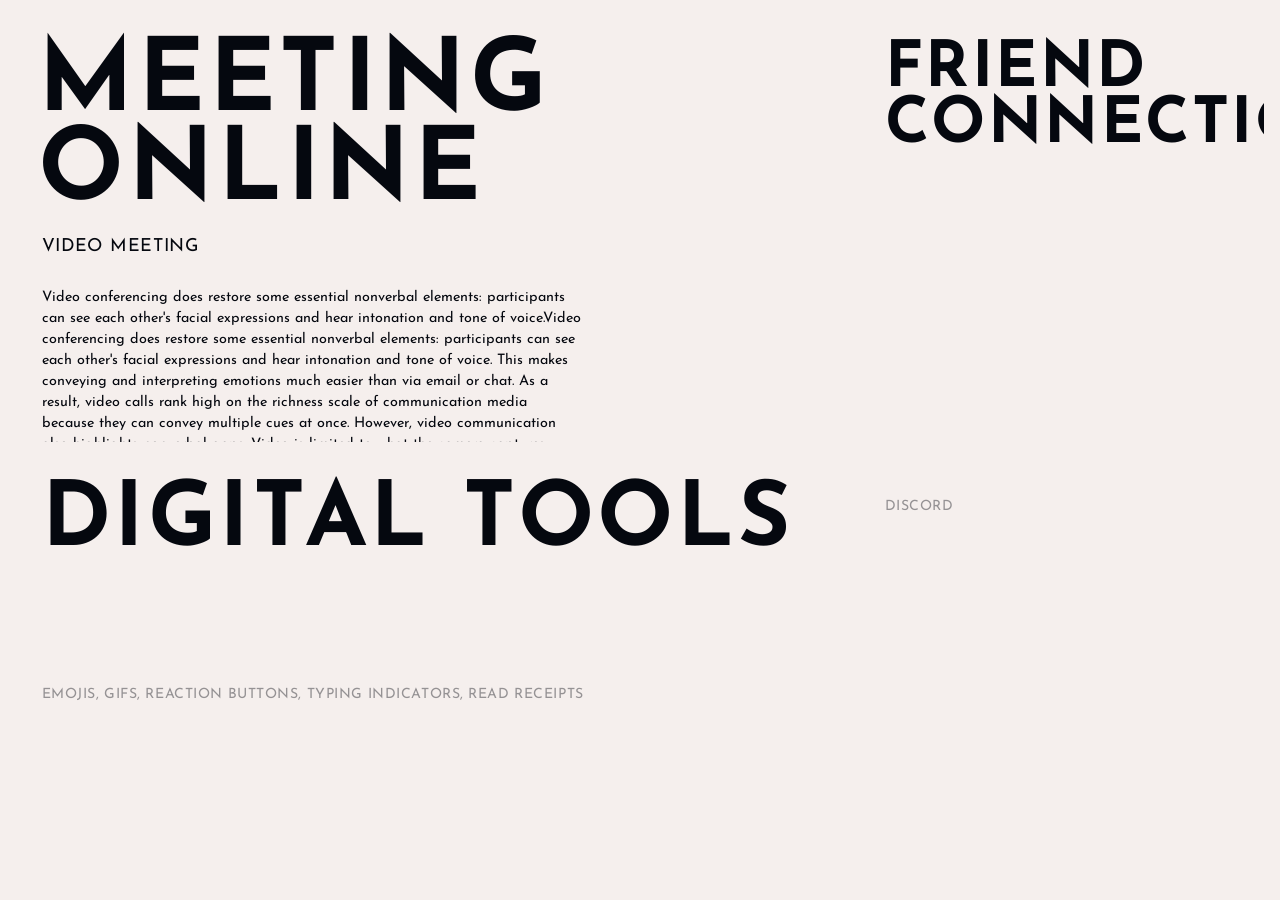
<file: ALMOST THERE/index.html>
<!DOCTYPE html>
<html lang="en">
  <head>
    <meta charset="UTF-8" />
    <meta name="viewport" content="width=device-width, initial-scale=1.0" />
    <title>Weight-Driven Adaptive Layout</title>
    <link rel="preconnect" href="https://fonts.googleapis.com" />
    <link rel="preconnect" href="https://fonts.gstatic.com" crossorigin />
    <link
      href="https://fonts.googleapis.com/css2?family=Josefin+Sans:wght@400;700&display=swap"
      rel="stylesheet"
    />
    <link rel="stylesheet" href="styles.css" />
  </head>
  <body>
    <main class="layout" aria-label="Adaptive communication layout">
      <section class="panel active" data-panel="0">
        <div class="panel-header">
          <h1 class="main-title">
            <button class="title-trigger" type="button">Meeting Online</button>
          </h1>
        </div>
        <div class="panel-body">
          <p class="subtitle">Video Meeting</p>
          <div class="detail">
            <p>
              Video conferencing does restore some essential nonverbal elements: participants can see each other's
              facial expressions and hear intonation and tone of voice.Video conferencing does restore some essential
              nonverbal elements: participants can see each other's facial expressions and hear intonation and tone of
              voice. This makes conveying and interpreting emotions much easier than via email or chat. As a result,
              video calls rank high on the richness scale of communication media because they can convey multiple cues
              at once. However, video communication also highlights nonverbal gaps. Video is limited to what the camera
              captures — usually the head and shoulders. Important information such as full body posture and
              interpersonal distance is lost. Due to the position of the camera, direct eye contact is impossible: a
              person's gaze cannot be focused on the screen and the camera simultaneously, so it always appears to
              drift away from the other person. In group videoconferencing, peripheral attention has nowhere to go
              across a grid of small rectangles. Additionally, latency turns immediacy into a random signal,
              disrupting the natural rhythm of reaction. For participants, the effort required to read and send
              nonverbal signals creates fatigue — video communication demands constant concentration in ways that a
              shared physical room does not.
            </p>
          </div>
        </div>
      </section>

      <section class="panel" data-panel="1">
        <div class="panel-header">
          <h2 class="main-title">
            <button class="title-trigger" type="button">Friend Connection</button>
          </h2>
        </div>
        <div class="panel-body">
          <p class="subtitle">Discord</p>
          <div class="detail">
            <p>
              In Discord, people don't just stay in the channel and communicate, or in this case, communication exists
              as a medium, where friends can watch movies and enjoy music together, or go on adventures in virtual bars
              or deep sea and high skies in games.
            </p>
            <p>
              Communication also becomes a medium for friends to watch movies and enjoy music together, or to go
              exploring in a virtual bar or deep sea skies in a game to increase interaction. However, these avatars are
              often unable to accurately convey real emotions and are often based on another medium, which can change
              moods for better or worse.
            </p>
            <p>
              All of this distances people from each other and makes friends more like teammates than close friends.
            </p>
          </div>
        </div>
      </section>

      <section class="panel" data-panel="2">
        <div class="panel-header">
          <h2 class="main-title">
            <button class="title-trigger" type="button">Digital Tools</button>
          </h2>
        </div>
        <div class="panel-body">
          <p class="subtitle">Emojis, GIFs, Reaction Buttons, Typing Indicators, Read Receipts</p>
          <div class="detail">
            <p>
              Emojis function as digital facial expressions. GIFs simulate gestures or tone. Typing dots signal
              anticipation. Read receipts confirm acknowledgment.
            </p>
            <p>
              These elements attempt to replicate social presence. They provide micro-signals that suggest I am here.
            </p>
            <p>But they remain abstractions.</p>
          </div>
        </div>
      </section>
    </main>

    <script src="app.js"></script>
  </body>
</html>
</file>
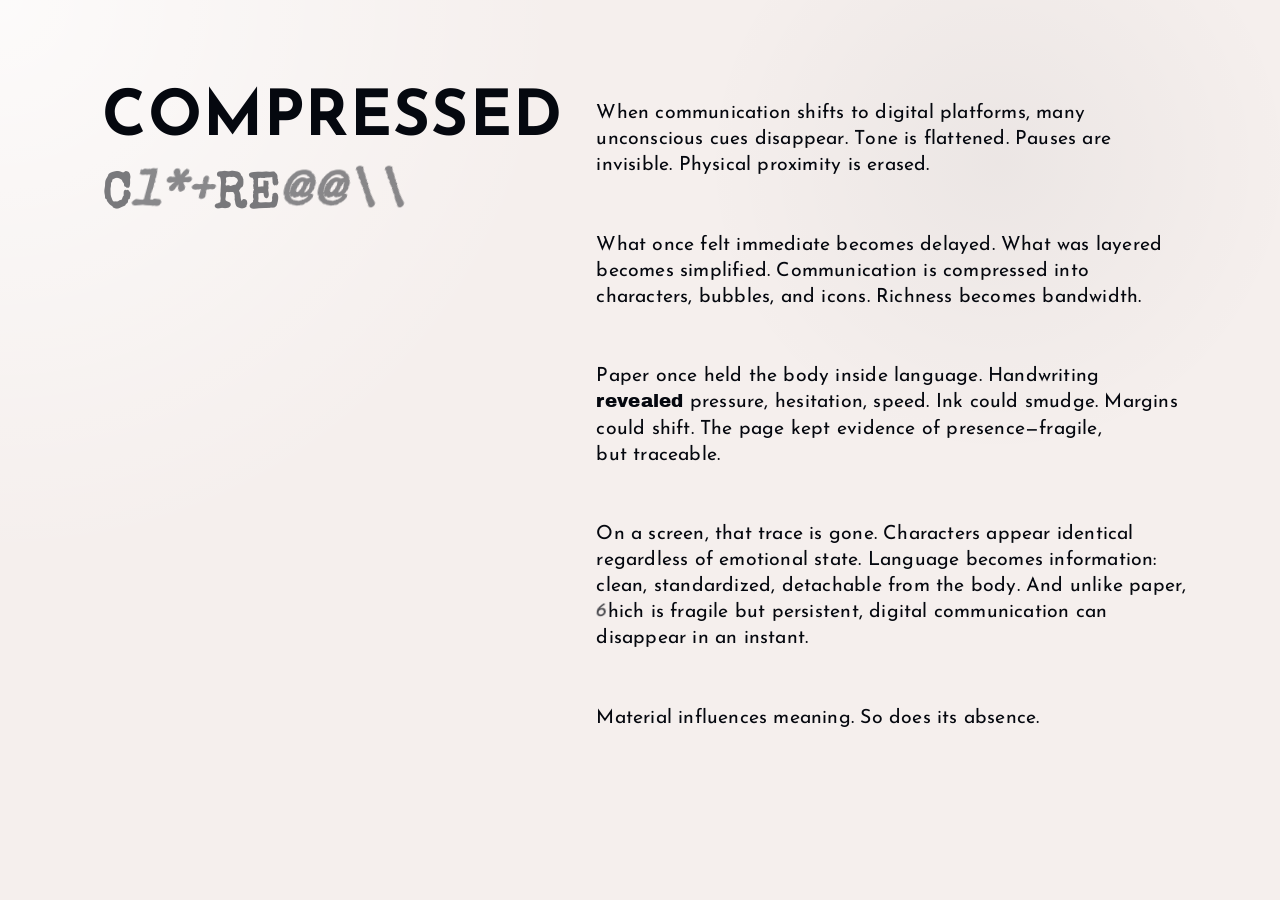
<file: COMPRESSED/index.html>
<!doctype html>
<html lang="en">
<head>
	<meta charset="UTF-8" />
	<meta name="viewport" content="width=device-width, initial-scale=1.0" />
	<title>COMPRESSED</title>
	<link rel="preconnect" href="https://fonts.googleapis.com" />
	<link rel="preconnect" href="https://fonts.gstatic.com" crossorigin />
	<link
		href="https://fonts.googleapis.com/css2?family=Archivo+Black&family=Josefin+Sans:wght@400;700&family=Special+Elite&display=swap"
		rel="stylesheet"
	/>
	<link rel="stylesheet" href="styles.css" />
</head>
<body>
	<main class="content">
		<section class="section--hero" id="section-1">
			<header class="hero__meta">
				<h1 class="main-title">COMPRESSED</h1>
				<p class="subtitle subtitle--glitch" id="glitch-subtitle">COMPRESSED</p>
			</header>

			<article class="essay" id="text-display" aria-label="Essay Text">
				<p class="body-text text-block">When communication shifts to digital platforms, many unconscious cues disappear. Tone is flattened. Pauses are invisible. Physical proximity is erased.</p>
				<p class="body-text text-block">What once felt immediate becomes delayed. What was layered becomes simplified. Communication is compressed into characters, bubbles, and icons. Richness becomes bandwidth.</p>
				<p class="body-text text-block">Paper once held the body inside language. Handwriting revealed pressure, hesitation, speed. Ink could smudge. Margins could shift. The page kept evidence of presence&#8212;fragile, but traceable.</p>
				<p class="body-text text-block">On a screen, that trace is gone. Characters appear identical regardless of emotional state. Language becomes information: clean, standardized, detachable from the body. And unlike paper, which is fragile but persistent, digital communication can disappear in an instant.</p>
				<p class="body-text text-block">Material influences meaning. So does its absence.</p>
			</article>
		</section>
	</main>
	<script src="effects.js" defer></script>
</body>
</html>
</file>
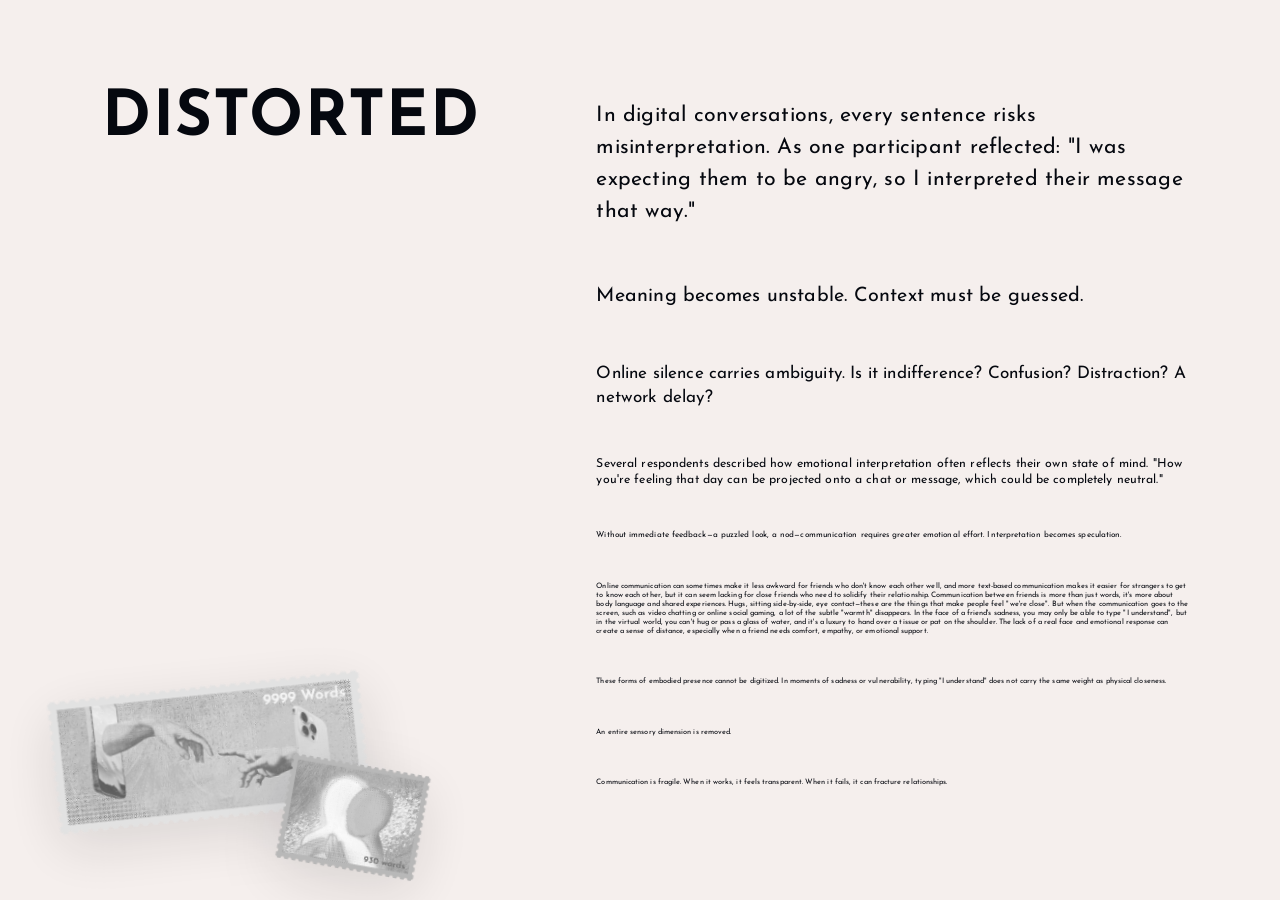
<file: DISTORTED/index.html>
<!doctype html>
<html lang="en">
<head>
	<meta charset="UTF-8" />
	<meta name="viewport" content="width=device-width, initial-scale=1.0" />
	<title>DISTORTED</title>
	<link rel="preconnect" href="https://fonts.googleapis.com" />
	<link rel="preconnect" href="https://fonts.gstatic.com" crossorigin />
	<link
		href="https://fonts.googleapis.com/css2?family=Josefin+Sans:wght@400;700&display=swap"
		rel="stylesheet"
	/>
	<link rel="stylesheet" href="styles.css" />
</head>
<body>
	<div class="stamp-cluster" aria-hidden="true">
		<img class="stamp stamp--03" src="STAMP-03.png" alt="" />
		<img class="stamp stamp--11" src="STAMP-11.png" alt="" />
	</div>

	<main class="content">
		<section class="section--hero" id="section-1">
			<header class="hero__meta">
				<h1 class="main-title">DISTORTED</h1>
			</header>

			<article class="essay" id="text-display" aria-label="Essay Text">
				<p class="body-text text-block">In digital conversations, every sentence risks misinterpretation. As one participant reflected: "I was expecting them to be angry, so I interpreted their message that way."</p>
				<p class="body-text text-block">Meaning becomes unstable. Context must be guessed.</p>
				<p class="body-text text-block">Online silence carries ambiguity. Is it indifference? Confusion? Distraction? A network delay?</p>
				<p class="body-text text-block">Several respondents described how emotional interpretation often reflects their own state of mind. "How you're feeling that day can be projected onto a chat or message, which could be completely neutral."</p>
				<p class="body-text text-block">Without immediate feedback&mdash;a puzzled look, a nod&mdash;communication requires greater emotional effort. Interpretation becomes speculation.</p>
				<p class="body-text text-block">Online communication can sometimes make it less awkward for friends who don't know each other well, and more text-based communication makes it easier for strangers to get to know each other, but it can seem lacking for close friends who need to solidify their relationship. Communication between friends is more than just words, it's more about body language and shared experiences. Hugs, sitting side-by-side, eye contact&mdash;these are the things that make people feel "we're close". But when the communication goes to the screen, such as video chatting or online social gaming, a lot of the subtle "warmth" disappears. In the face of a friend's sadness, you may only be able to type "I understand", but in the virtual world, you can't hug or pass a glass of water, and it's a luxury to hand over a tissue or pat on the shoulder. The lack of a real face and emotional response can create a sense of distance, especially when a friend needs comfort, empathy, or emotional support.</p>
				<p class="body-text text-block">These forms of embodied presence cannot be digitized. In moments of sadness or vulnerability, typing "I understand" does not carry the same weight as physical closeness.</p>
				<p class="body-text text-block">An entire sensory dimension is removed.</p>
				<p class="body-text text-block">Communication is fragile. When it works, it feels transparent. When it fails, it can fracture relationships.</p>
			</article>
		</section>
	</main>

	<script>
		document.addEventListener("DOMContentLoaded", () => {
			const essay = document.getElementById("text-display");
			const paragraphs = Array.from(document.querySelectorAll(".essay .text-block"));

			const clamp = (value, min, max) => Math.min(max, Math.max(min, value));
			const smoothstep = (value) => value * value * (3 - 2 * value);
			let isTicking = false;
			let focusCenter = null;

			const getParagraphCenters = () => {
				const scrollTop = window.scrollY || window.pageYOffset || 0;
				return paragraphs.map((paragraph) => {
					const rect = paragraph.getBoundingClientRect();
					return scrollTop + rect.top + rect.height / 2;
				});
			};

			const updateParagraphScale = () => {
				isTicking = false;

				const viewportHeight = window.innerHeight || document.documentElement.clientHeight;
				const paragraphCenters = getParagraphCenters();
				const targetCenter = focusCenter ?? paragraphCenters[0] ?? 0;
				const shrinkRange = viewportHeight * 0.72;

				paragraphs.forEach((paragraph, index) => {
					const distance = Math.abs(paragraphCenters[index] - targetCenter);
					const progress = clamp(distance / shrinkRange, 0, 1);
					const easedProgress = smoothstep(progress);
					const scale = 1 - easedProgress * 0.65;
					const leading = 1.5 - easedProgress * 0.3;
					paragraph.style.setProperty("--paragraph-scale", scale.toFixed(3));
					paragraph.style.setProperty("--paragraph-leading", leading.toFixed(3));
				});
			};

			const requestParagraphScaleUpdate = () => {
				if (isTicking) {
					return;
				}

				isTicking = true;
				window.requestAnimationFrame(updateParagraphScale);
			};

			const setFocusFromClientY = (clientY) => {
				const scrollTop = window.scrollY || window.pageYOffset || 0;
				focusCenter = scrollTop + clientY;
				requestParagraphScaleUpdate();
			};

			if (essay) {
				essay.addEventListener("mousemove", (event) => {
					setFocusFromClientY(event.clientY);
				});

				essay.addEventListener("click", (event) => {
					setFocusFromClientY(event.clientY);
				});

				essay.addEventListener(
					"touchstart",
					(event) => {
						const touch = event.touches[0];
						if (touch) {
							setFocusFromClientY(touch.clientY);
						}
					},
					{ passive: true }
				);

				essay.addEventListener(
					"touchmove",
					(event) => {
						const touch = event.touches[0];
						if (touch) {
							setFocusFromClientY(touch.clientY);
						}
					},
					{ passive: true }
				);
			}

			updateParagraphScale();
			window.addEventListener("resize", requestParagraphScaleUpdate);
		});
	</script>
</body>
</html>
</file>
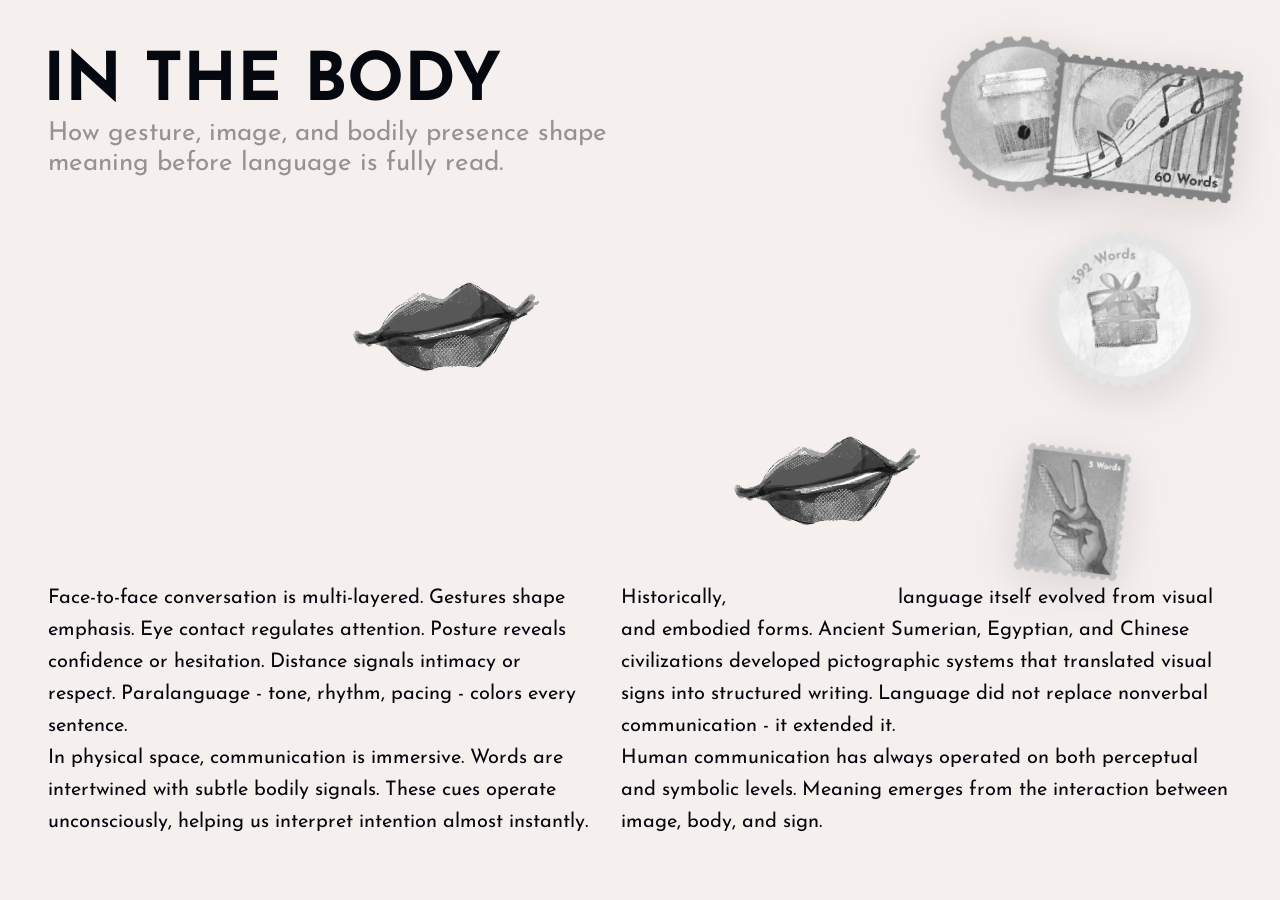
<file: IN THE BODY/index.html>
<!DOCTYPE html>
<html lang="en">
<head>
<meta charset="UTF-8">
<meta name="viewport" content="width=device-width, initial-scale=1.0">
<title>IN THE BODY</title>
<link rel="preconnect" href="https://fonts.googleapis.com">
<link href="https://fonts.googleapis.com/css2?family=Josefin+Sans:ital,wght@0,300;0,400;0,500;0,700;1,400;1,700&display=swap" rel="stylesheet">
<style>
  *, *::before, *::after { box-sizing: border-box; margin: 0; padding: 0; }

  :root {
    --bg: #f5efed;
    --ink: #05080f;
    --accent: #c8401a;
    --muted: rgba(5, 8, 15, 0.4);
  }

  html, body {
    width: 100%; height: 100%;
    background: var(--bg);
    color: var(--ink);
    font-family: 'Josefin Sans', sans-serif;
    overflow: hidden;
    user-select: none;
  }

  #canvas {
    position: fixed;
    inset: 0;
    width: 100%;
    height: 100%;
    cursor: default;
  }

  .orb-media {
    position: fixed;
    width: 264px;
    height: 264px;
    object-fit: cover;
    pointer-events: none;
    user-select: none;
    transform: translate(-50%, -50%);
  }

  .stamp-rack {
    position: fixed;
    top: 24px;
    right: 22px;
    width: 500px;
    height: 590px;
    z-index: 2;
    pointer-events: none;
  }

  .stamp-rack img {
    position: absolute;
    display: block;
    width: auto;
    object-fit: contain;
    filter: drop-shadow(0 10px 22px rgba(5, 8, 15, 0.12));
    transform-origin: center;
    opacity: 1;
  }

  .stamp-rack img:nth-child(1) {
    top: 0;
    right: 150px;
    height: 180px;
    z-index: 2;
    transform: rotate(-8deg);
  }

  .stamp-rack img:nth-child(2) {
    top: 22px;
    right: 0;
    height: 164px;
    z-index: 3;
    transform: rotate(6deg);
  }

  .stamp-rack img:nth-child(3) {
    top: 198px;
    right: 46px;
    height: 176px;
    z-index: 1;
    transform: rotate(-5deg);
  }

  .stamp-rack img:nth-child(4) {
    top: 392px;
    right: 110px;
    height: 192px;
    z-index: 2;
    transform: rotate(7deg);
  }

  @media (max-width: 900px) {
    .stamp-rack {
      top: 18px;
      right: 16px;
      width: 336px;
      height: 408px;
    }

    .stamp-rack img:nth-child(1) {
      top: 0;
      right: 92px;
      height: 116px;
    }

    .stamp-rack img:nth-child(2) {
      top: 14px;
      right: 0;
      height: 106px;
    }

    .stamp-rack img:nth-child(3) {
      top: 134px;
      right: 26px;
      height: 114px;
    }

    .stamp-rack img:nth-child(4) {
      top: 272px;
      right: 74px;
      height: 126px;
    }
  }

  @media (max-width: 600px) {
    #canvas {
      z-index: 3;
    }

    .orb-media {
      width: 132px;
      height: 132px;
      z-index: 1;
      opacity: 0.82;
    }

    .stamp-rack {
      top: 18px;
      right: -4px;
      width: 286px;
      height: 304px;
      opacity: 0.22;
      z-index: 1;
    }

    .stamp-rack img:nth-child(1) {
      right: 96px;
      height: 104px;
    }

    .stamp-rack img:nth-child(2) {
      top: 20px;
      right: 0;
      height: 96px;
    }

    .stamp-rack img:nth-child(3) {
      top: 126px;
      right: 36px;
      height: 108px;
    }

    .stamp-rack img:nth-child(4) {
      top: 212px;
      right: 112px;
      height: 116px;
    }
  }

</style>
</head>
<body>

<canvas id="canvas"></canvas>
<div class="stamp-rack" aria-hidden="true">
  <img src="pic/STAMP-04.png" alt="">
  <img src="pic/STAMP-06.png" alt="">
  <img src="pic/STAMP-07.png" alt="">
  <img src="pic/STAMP-09.png" alt="">
</div>
<img class="orb-media" id="orb-media-0" src="lip.gif" alt="">
<img class="orb-media" id="orb-media-1" src="lip.gif" alt="">

<script>
// ─── CONFIG ──────────────────────────────────────────────────────────────────
let FONT_BODY  = '400 20px "Josefin Sans", sans-serif';
let FONT_HEAD  = '700 67px "Josefin Sans", sans-serif';
let FONT_DECK  = '400 26px "Josefin Sans", sans-serif';
let HEAD_LINE_H = 64;
let DECK_LINE_H = 30;
let LINE_H     = 32;
let MARGIN     = 48;
let COL_GAP    = 28;
let ORB_R      = 104;
let ORB_REPEL  = 320;
let ORB_PAD    = 14;
let MIN_LINE_W = 42;
let isCompactLayout = false;
let lastCompactLayout = null;

const BODY_TEXT = `Face-to-face conversation is multi-layered. Gestures shape emphasis. Eye contact regulates attention. Posture reveals confidence or hesitation. Distance signals intimacy or respect. Paralanguage - tone, rhythm, pacing - colors every sentence.

In physical space, communication is immersive. Words are intertwined with subtle bodily signals. These cues operate unconsciously, helping us interpret intention almost instantly.

Historically, language itself evolved from visual and embodied forms. Ancient Sumerian, Egyptian, and Chinese civilizations developed pictographic systems that translated visual signs into structured writing. Language did not replace nonverbal communication - it extended it.

Human communication has always operated on both perceptual and symbolic levels. Meaning emerges from the interaction between image, body, and sign.`;

const HEAD_TEXT  = 'IN THE BODY';
const DECK_TEXT  = 'How gesture, image, and bodily presence shape meaning before language is fully read.';
// ─── TEXT LAYOUT (pure canvas measureText) ───────────────────────────────────
function prepare(text, font) {
  return {
    font,
    words: text.split(/\n\n+/).flatMap(function (seg) {
      var ws = seg.trim().split(/\s+/);
      return ws.map(function (w, i) { return { w: w, last: i === ws.length - 1 }; });
    }),
  };
}

function layoutNextLine(handle, cursor, maxWidth) {
  var idx = cursor.wordIndex || 0;
  if (idx >= handle.words.length) return null;
  ctx.font = handle.font;
  var line = '', i = idx;
  while (i < handle.words.length) {
    var test = line ? line + ' ' + handle.words[i].w : handle.words[i].w;
    if (ctx.measureText(test).width > maxWidth && line) break;
    line = test;
    var isLast = handle.words[i].last;
    i++;
    if (isLast) break;
  }
  return line ? { text: line, end: { wordIndex: i } } : null;
}

// ─── STATE ───────────────────────────────────────────────────────────────────
var canvas = document.getElementById('canvas');
var ctx    = canvas.getContext('2d');
var orbMedia = [
  document.getElementById('orb-media-0'),
  document.getElementById('orb-media-1'),
];
var W = 0, H = 0;
var paused = false;

var orbs = [
  { x: 0, y: 0, vx: 0.11, vy: 0.08, r: ORB_R, color: '#c8401a', dragging: false },
  { x: 0, y: 0, vx: -0.09, vy: 0.12, r: ORB_R, color: '#1a4a6b', dragging: false },
];

var prepBody = prepare(BODY_TEXT, FONT_BODY);
var prepHead = prepare(HEAD_TEXT, FONT_HEAD);
var prepDeck = prepare(DECK_TEXT, FONT_DECK);

function applyMetrics() {
  isCompactLayout = window.innerWidth <= 600;

  if (isCompactLayout) {
    FONT_BODY = '400 15px "Josefin Sans", sans-serif';
    FONT_HEAD = '700 42px "Josefin Sans", sans-serif';
    FONT_DECK = '400 15px "Josefin Sans", sans-serif';
    HEAD_LINE_H = 38;
    DECK_LINE_H = 19;
    LINE_H = 21;
    MARGIN = 20;
    COL_GAP = 16;
    ORB_R = 28;
    ORB_REPEL = 40;
    ORB_PAD = 0;
    MIN_LINE_W = 148;
    return;
  }

  FONT_BODY = '400 20px "Josefin Sans", sans-serif';
  FONT_HEAD = '700 67px "Josefin Sans", sans-serif';
  FONT_DECK = '400 26px "Josefin Sans", sans-serif';
  HEAD_LINE_H = 64;
  DECK_LINE_H = 30;
  LINE_H = 32;
  MARGIN = 48;
  COL_GAP = 28;
  ORB_R = 104;
  ORB_REPEL = 320;
  ORB_PAD = 14;
  MIN_LINE_W = 42;
}

// ─── RESIZE ──────────────────────────────────────────────────────────────────
function resize() {
  var dpr = window.devicePixelRatio || 1;
  W = window.innerWidth;
  H = window.innerHeight;
  applyMetrics();
  prepBody.font = FONT_BODY;
  prepHead.font = FONT_HEAD;
  prepDeck.font = FONT_DECK;
  canvas.width  = W * dpr;
  canvas.height = H * dpr;
  canvas.style.width  = W + 'px';
  canvas.style.height = H + 'px';
  ctx.setTransform(dpr, 0, 0, dpr, 0, 0);
  ctx.imageSmoothingEnabled = true;
  ctx.imageSmoothingQuality = 'high';

  for (var i = 0; i < orbs.length; i++) {
    orbs[i].r = ORB_R;
  }

  if (orbs[0].x === 0 || lastCompactLayout !== isCompactLayout) {
    if (isCompactLayout) {
      orbs[0].x = W * 0.08;     orbs[0].y = H * 0.28;
      orbs[1].x = W * 0.92;     orbs[1].y = H * 0.36;
    } else {
    orbs[0].x = W * 0.35; orbs[0].y = H * 0.38;
    orbs[1].x = W * 0.65; orbs[1].y = H * 0.55;
    }
  }

  for (var j = 0; j < orbs.length; j++) {
    orbs[j].x = Math.max(orbs[j].r, Math.min(W - orbs[j].r, orbs[j].x));
    orbs[j].y = Math.max(orbs[j].r, Math.min(H - orbs[j].r, orbs[j].y));
  }

  lastCompactLayout = isCompactLayout;
}

// ─── COLUMN LAYOUT ───────────────────────────────────────────────────────────
function computeColumns() {
  if (isCompactLayout) {
    return [{ x: MARGIN, width: W - MARGIN * 2 }];
  }

  var contentW = W - MARGIN * 2;
  var baseColW = (contentW - COL_GAP) / 2;
  var split = MARGIN + baseColW + COL_GAP * 0.5;

  for (var k = 0; k < orbs.length; k++) {
    var orb = orbs[k];
    var d = Math.abs(orb.x - split);
    if (d < ORB_REPEL) {
      var t = 1 - d / ORB_REPEL;
      split += t * t * ORB_R * 3 * Math.sign(orb.x - split);
    }
  }

  var minWidth = 60;
  split = Math.max(MARGIN + minWidth + COL_GAP * 0.5, Math.min(split, MARGIN + contentW - minWidth - COL_GAP * 0.5));

  return [
    { x: MARGIN, width: split - MARGIN - COL_GAP * 0.5 },
    { x: split + COL_GAP * 0.5, width: MARGIN + contentW - split - COL_GAP * 0.5 },
  ];
}

// ─── PER-LINE ORB AVOIDANCE ──────────────────────────────────────────────────
function getLineIntervals(cy, colX, colW) {
  var left = colX;
  var right = colX + colW;
  var cuts = [];

  for (var k = 0; k < orbs.length; k++) {
    var orb = orbs[k];
    var radius = orb.r + ORB_PAD;
    var dy = (cy + LINE_H * 0.5) - orb.y;
    if (Math.abs(dy) >= radius) continue;
    var half = Math.sqrt(radius * radius - dy * dy);
    var cutLeft = Math.max(left, orb.x - half);
    var cutRight = Math.min(right, orb.x + half);
    if (cutLeft < cutRight) cuts.push(cutLeft, cutRight);
  }

  if (cuts.length === 0) return [{ lx: left, lw: right - left }];

  for (var i = 0; i < cuts.length - 2; i += 2) {
    for (var j = i + 2; j < cuts.length; j += 2) {
      if (cuts[j] < cuts[i]) {
        var a = cuts[i];
        var b = cuts[i + 1];
        cuts[i] = cuts[j];
        cuts[i + 1] = cuts[j + 1];
        cuts[j] = a;
        cuts[j + 1] = b;
      }
    }
  }

  var out = [];
  var x = left;
  for (var i = 0; i < cuts.length; i += 2) {
    if (cuts[i] > x) {
      var w = cuts[i] - x;
      if (w >= MIN_LINE_W) out.push({ lx: x, lw: w });
    }
    x = Math.max(x, cuts[i + 1]);
  }
  if (right > x) {
    var w2 = right - x;
    if (w2 >= MIN_LINE_W) out.push({ lx: x, lw: w2 });
  }
  return out;
}

// ─── DRAW ────────────────────────────────────────────────────────────────────
function draw() {
  ctx.clearRect(0, 0, W, H);
  if (!isCompactLayout) {
    ctx.fillStyle = '#f5efed';
    ctx.fillRect(0, 0, W, H);
  }

  var cols = computeColumns();
  var headerY = isCompactLayout ? 38 : 36;
  var headerX = MARGIN;

  // Headline
  var headCursor = { wordIndex: 0 };
  var headlineY = headerY + (isCompactLayout ? 40 : 64);
  var headlineBottom = headlineY;
  while (true) {
    var hline = layoutNextLine(prepHead, headCursor, W - MARGIN * 2);
    if (!hline) break;
    ctx.font = FONT_HEAD;
    ctx.fillStyle = '#05080f';
    ctx.fillText(hline.text, headerX - (isCompactLayout ? 1 : 5), headlineY);
    headCursor = hline.end;
    headlineBottom = headlineY;
    headlineY += HEAD_LINE_H;
  }

  // Deck
  var deckCursor = { wordIndex: 0 };
  var deckY = headlineBottom + (isCompactLayout ? 22 : 40);
  var deckMaxW = isCompactLayout ? Math.min(196, W - MARGIN * 2 - 12) : Math.min(560, W - MARGIN * 2);
  while (true) {
    var dline = layoutNextLine(prepDeck, deckCursor, deckMaxW);
    if (!dline) break;
    ctx.font = FONT_DECK;
    ctx.fillStyle = 'rgba(5, 8, 15, 0.4)';
    ctx.fillText(dline.text, headerX, deckY);
    deckCursor = dline.end;
    deckY += DECK_LINE_H;
  }

  var bodyTop = isCompactLayout ? Math.max(deckY + 24, H - 428) : Math.max(deckY + 22, H - 340);
  var bodyH = H - bodyTop - (isCompactLayout ? 10 : 48);

  ctx.font = FONT_BODY;
  ctx.fillStyle = '#05080f';
  var cursor = { wordIndex: 0 };

  outer: for (var ci = 0; ci < cols.length; ci++) {
    var c = cols[ci];
    var cy = bodyTop + 18;
    while (cy + LINE_H <= bodyTop + bodyH) {
      var segs = getLineIntervals(cy, c.x, c.width);
      for (var si = 0; si < segs.length; si++) {
        var line = layoutNextLine(prepBody, cursor, segs[si].lw);
        if (!line) break outer;
        ctx.fillText(line.text, segs[si].lx, cy + LINE_H * 0.78);
        cursor = line.end;
      }
      cy += LINE_H;
    }
  }

}

function positionOrbMedia() {
  for (var i = 0; i < orbs.length; i++) {
    orbMedia[i].style.left = orbs[i].x + 'px';
    orbMedia[i].style.top = orbs[i].y + 'px';
  }
}

// ─── ANIMATION ───────────────────────────────────────────────────────────────
function tick() {
  if (!paused) {
    for (var i = 0; i < orbs.length; i++) {
      var orb = orbs[i];
      if (orb.dragging) continue;
      orb.x += orb.vx;
      orb.y += orb.vy;
      if (orb.x < orb.r || orb.x > W - orb.r) orb.vx *= -1;
      if (orb.y < orb.r || orb.y > H - orb.r) orb.vy *= -1;
    }
  }
  draw();
  positionOrbMedia();
  requestAnimationFrame(tick);
}

// ─── INTERACTION ─────────────────────────────────────────────────────────────
var dragging = null, dragOff = { x: 0, y: 0 };

function hitOrb(px, py) {
  for (var i = 0; i < orbs.length; i++) {
    var dx = px - orbs[i].x, dy = py - orbs[i].y;
    if (dx * dx + dy * dy < orbs[i].r * orbs[i].r) return orbs[i];
  }
  return null;
}

function pointerDown(e) {
  var px = e.clientX, py = e.clientY;
  var hit = hitOrb(px, py);
  if (hit) {
    hit.dragging = true;
    dragging = hit;
    dragOff = { x: px - hit.x, y: py - hit.y };
    canvas.style.cursor = 'grabbing';
  } else {
    paused = !paused;
  }
}

function pointerMove(e) {
  if (dragging) {
    dragging.x = e.clientX - dragOff.x;
    dragging.y = e.clientY - dragOff.y;
  } else {
    canvas.style.cursor = hitOrb(e.clientX, e.clientY) ? 'grab' : 'default';
  }
}

function pointerUp() {
  if (dragging) { dragging.dragging = false; dragging = null; canvas.style.cursor = 'default'; }
}

canvas.addEventListener('mousedown', pointerDown);
canvas.addEventListener('mousemove', pointerMove);
window.addEventListener('mouseup', pointerUp);
canvas.addEventListener('touchstart', function (e) { e.preventDefault(); pointerDown(e.touches[0]); }, { passive: false });
canvas.addEventListener('touchmove',  function (e) { e.preventDefault(); pointerMove(e.touches[0]); }, { passive: false });
canvas.addEventListener('touchend',   function (e) { e.preventDefault(); pointerUp(); }, { passive: false });
window.addEventListener('resize', resize);

// ─── BOOT ────────────────────────────────────────────────────────────────────
resize();
tick();
</script>
</body>
</html>
</file>
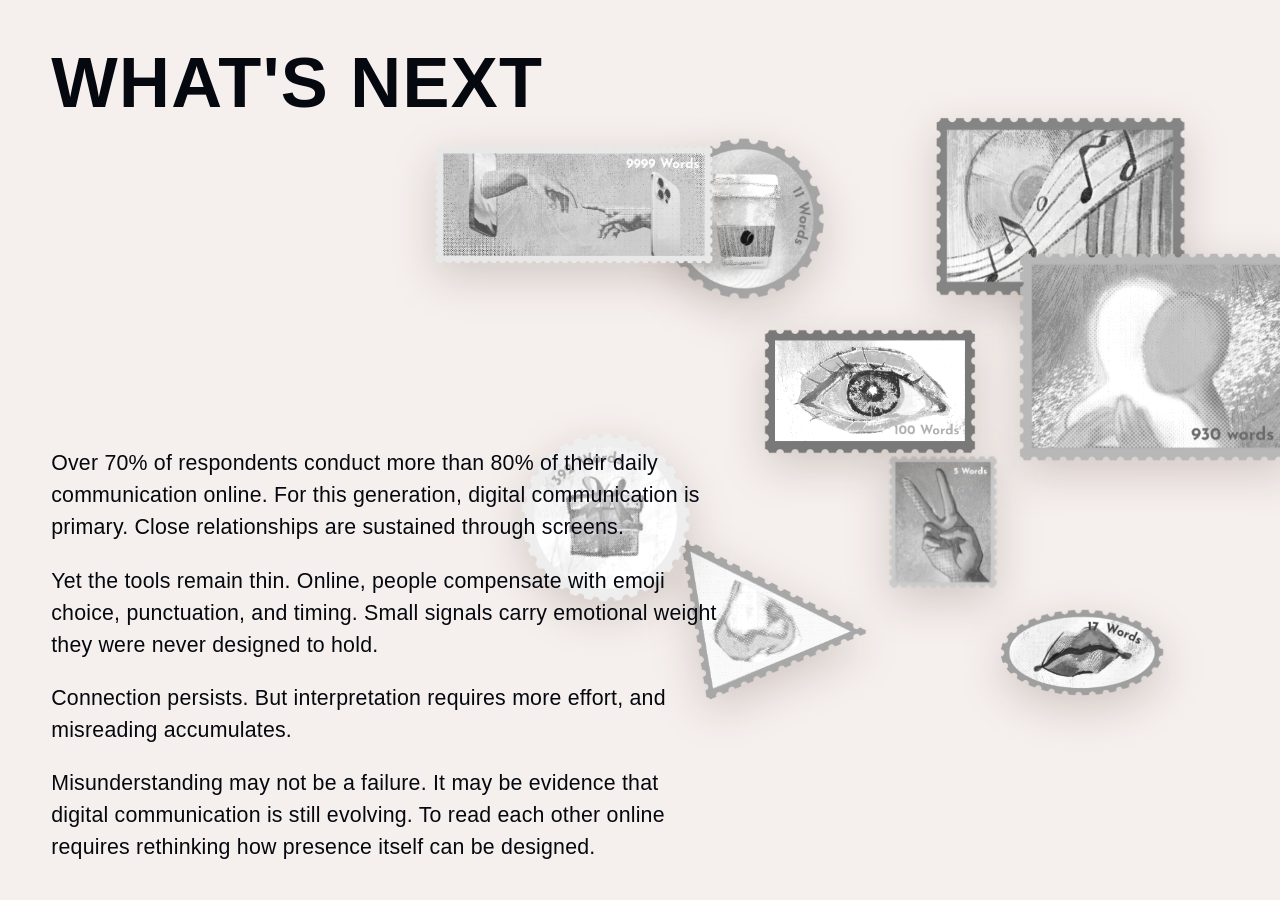
<file: WHAT'S NEXT/index.html>
<!DOCTYPE html>
<html lang="en">
<head>
  <meta charset="UTF-8">
  <meta name="viewport" content="width=device-width, initial-scale=1.0">
  <title>Floating Stamp Field</title>
  <style>
    /* ============================================
       Typography Specification — Josefin Sans
       ============================================
       Page:
         Main Title   — Bold     84pt
         Subtitle     — Bold     45pt
         Body Text    — Regular   20pt
         Footnote     — Regular   18pt
       Sidebar:
         Subtitle     — Regular   18pt
       ============================================ */
    :root {
      --card-width: clamp(106px, 18.5vw, 252px);
      --fs-main-title: 52.8pt;
      --fs-subtitle: 45pt;
      --fs-body: 20pt;
      --fs-footnote: 18pt;
      --back: #f5efed;
      --ink: #05080f;
      --ink-muted: rgba(5, 8, 15, 0.4);
    }

    * {
      box-sizing: border-box;
    }

    html,
    body {
      height: 100%;
      margin: 0;
    }

    body {
      overflow: hidden;
      background: var(--back);
      color: var(--ink);
      font-family: "Josefin Sans", "Trebuchet MS", sans-serif;
    }

    .stage {
      position: relative;
      width: 100vw;
      height: 100vh;
      overflow: hidden;
      isolation: isolate;
    }

    .copy-title-block {
      position: absolute;
      left: clamp(1.75rem, 4vw, 4rem);
      top: clamp(1.5rem, 4vw, 3.5rem);
      z-index: 60;
      pointer-events: none;
    }

    .copy-title {
      margin: 0;
      font-size: var(--fs-main-title);
      font-weight: 700;
      line-height: 0.92;
      letter-spacing: 0.02em;
      text-transform: uppercase;
      color: var(--ink);
    }

    .copy-body-panel {
      position: absolute;
      left: clamp(1.75rem, 4vw, 4rem);
      bottom: clamp(1rem, 2.8vw, 2.25rem);
      z-index: 60;
      width: min(680px, 52vw);
      pointer-events: none;
    }

    .copy-body {
      display: grid;
      gap: 0;
      font-size: 16pt;
      font-weight: 400;
      line-height: 1.5;
      color: var(--ink);
      max-width: 680px;
      letter-spacing: 0.01em;
      word-break: normal;
      overflow-wrap: normal;
      hyphens: manual;
      text-wrap: pretty;
    }

    .copy-body p {
      margin: 0;
      max-width: 680px;
    }

    .copy-body p + p {
      margin-top: 1em;
    }

    .stamp-slot {
      position: absolute;
      width: calc(var(--card-width) * var(--size, 1));
      aspect-ratio: 1659 / 1474.17;
      left: var(--left);
      top: var(--top);
      z-index: var(--layer, 1);
      pointer-events: none;
      transition: transform 220ms ease-out, z-index 120ms ease-out;
      transform: translate(0, 0) scale(1);
    }

    .stage.is-focused .stamp-slot {
      transform: translate(var(--pull-x, 0px), var(--pull-y, 0px)) scale(0.82);
    }

    .stage.is-focused .stamp-slot.is-active {
      transform: translate(var(--focus-x, 0px), var(--focus-y, 0px)) scale(1.5);
    }

    .stamp-drift {
      width: 100%;
      height: 100%;
      animation: drift var(--duration) ease-in-out infinite alternate;
      animation-delay: var(--delay);
      will-change: transform;
    }

    .stamp-card {
      position: relative;
      width: 100%;
      height: 100%;
      padding: 0;
      border: 0;
      background: transparent;
      cursor: pointer;
      pointer-events: auto;
      transform-style: preserve-3d;
      will-change: transform, filter;
      transform:
        perspective(1200px)
        rotateX(var(--tilt-x, 0deg))
        rotateY(var(--tilt-y, 0deg))
        scale(var(--hover-scale, 1));
      filter: drop-shadow(
        var(--shadow-x, 0px)
        var(--shadow-y, 14px)
        var(--shadow-blur, 22px)
        rgba(52, 28, 14, var(--shadow-opacity, 0.18))
      );
      transition:
        transform 100ms ease-out,
        filter 100ms ease-out;
    }

    .stamp-card:focus-visible {
      outline: 2px solid rgba(80, 42, 16, 0.45);
      outline-offset: 6px;
    }

    .stamp-card:hover,
    .stamp-card:focus-visible {
      z-index: 20;
    }

    .stamp-card img {
      position: absolute;
      inset: 0;
      width: 100%;
      height: 100%;
      display: block;
      object-fit: contain;
      user-select: none;
      -webkit-user-drag: none;
      transition:
        opacity 180ms ease-out,
        transform 180ms ease-out,
        filter 180ms ease-out;
      transform: translateZ(0);
    }

    .stamp-card .bw {
      opacity: 1;
      filter: saturate(0.18) contrast(1.04) brightness(1.02);
    }

    .stamp-card .color {
      opacity: 0;
      filter: saturate(1.02) contrast(1.02);
    }

    .stamp-card:hover .bw,
    .stamp-card:focus-visible .bw {
      opacity: 0;
      transform: translateZ(10px) scale(1.015);
      filter: saturate(0.35) contrast(1.06);
    }

    .stamp-card:hover .color,
    .stamp-card:focus-visible .color {
      opacity: 1;
      transform: translateZ(12px) scale(1.02);
      filter: saturate(1.04) contrast(1.04);
    }

    .foil {
      position: absolute;
      inset: 0;
      pointer-events: none;
      opacity: var(--foil-opacity, 0);
      mix-blend-mode: color-dodge;
      -webkit-mask-image: var(--foil-mask);
      -webkit-mask-position: center;
      -webkit-mask-size: contain;
      -webkit-mask-repeat: no-repeat;
      mask-image: var(--foil-mask);
      mask-position: center;
      mask-size: contain;
      mask-repeat: no-repeat;
      background:
        radial-gradient(
          circle at var(--pointer-x, 50%) var(--pointer-y, 50%),
          rgba(255, 255, 255, 0.72) 0%,
          rgba(255, 255, 255, 0.18) 12%,
          rgba(255, 255, 255, 0) 32%
        ),
        conic-gradient(
          from var(--glow-angle, 135deg) at var(--pointer-x, 50%) var(--pointer-y, 50%),
          rgba(255, 86, 121, 0.16),
          rgba(255, 176, 70, 0.12),
          rgba(254, 239, 114, 0.12),
          rgba(91, 255, 214, 0.16),
          rgba(90, 154, 255, 0.18),
          rgba(194, 114, 255, 0.12),
          rgba(255, 86, 121, 0.16)
        );
      filter: saturate(1.18) blur(0.22px);
      transition: opacity 120ms ease-out, filter 120ms ease-out;
    }

    .foil::before,
    .foil::after {
      content: "";
      position: absolute;
      inset: 0;
    }

    .foil::before {
      background:
        linear-gradient(
          var(--glow-angle, 135deg),
          rgba(255, 255, 255, 0) 18%,
          rgba(255, 255, 255, 0.18) 44%,
          rgba(255, 255, 255, 0) 72%
        );
      opacity: 0.9;
    }

    .foil::after {
      background:
        radial-gradient(circle at var(--pointer-x, 50%) var(--pointer-y, 50%), rgba(255, 255, 255, 0.34), transparent 20%);
      mix-blend-mode: screen;
    }

    @keyframes drift {
      from {
        transform: translate(calc(var(--dx) * -1), calc(var(--dy) * -1)) rotate(calc(var(--rotate) * -1));
      }
      to {
        transform: translate(var(--dx), var(--dy)) rotate(var(--rotate));
      }
    }

    @media (max-width: 900px) {
      :root {
        --card-width: clamp(90px, 22vw, 162px);
      }

      .copy-title-block {
        left: 1rem;
        top: 1rem;
      }

      .copy-title {
        font-size: 41.6pt;
      }

      .copy-body-panel {
        left: 1rem;
        right: 1rem;
        bottom: 1rem;
        width: auto;
      }

      .copy-body {
        max-width: none;
        font-size: 0.95rem;
        line-height: 1.45;
      }

      .copy-body p {
        max-width: none;
      }
    }

    @media (max-width: 600px) {
      :root {
        --card-width: clamp(112px, 30vw, 164px);
      }

      .copy-title-block {
        left: 1.35rem;
        top: 1.7rem;
        max-width: min(54vw, 9rem);
      }

      .copy-title {
        font-size: 33pt;
        line-height: 0.88;
      }

      .copy-body-panel {
        left: 1.35rem;
        right: 1.5rem;
        bottom: 1.25rem;
        width: auto;
      }

      .copy-body {
        font-size: 0.95rem;
        line-height: 1.42;
      }
    }
  </style>
</head>
<body>
  <main class="stage" id="stage" aria-label="Floating stamp gallery">
    <section class="copy-title-block" aria-label="What's Next Title">
      <h1 class="copy-title">WHAT'S NEXT</h1>
    </section>
    <section class="copy-body-panel" aria-label="What's Next Copy">
      <div class="copy-body">
        <p>Over 70% of respondents conduct more than 80% of their daily communication online. For this generation, digital communication is primary. Close relationships are sustained through screens.</p>
        <p>Yet the tools remain thin. Online, people compensate with emoji choice, punctuation, and timing. Small signals carry emotional weight they were never designed to hold.</p>
        <p>Connection persists. But interpretation requires more effort, and misreading accumulates.</p>
        <p>Misunderstanding may not be a failure. It may be evidence that digital communication is still evolving. To read each other online requires rethinking how presence itself can be designed.</p>
      </div>
    </section>
  </main>

  <script>
    const MAX_TILT = 15;
    const desktopStamps = [
      { name: "STAMP-03", left: "33%", top: "8%", size: 1.28, dx: "14px", dy: "-9px", rotate: "-1.6deg", duration: "7.6s", delay: "-1.4s", layer: 4, pullX: "18px", pullY: "12px" },
      { name: "STAMP-04", left: "50%", top: "14%", size: 0.88, dx: "-12px", dy: "10px", rotate: "1.3deg", duration: "8.2s", delay: "-3.1s", layer: 2, pullX: "14px", pullY: "8px" },
      { name: "STAMP-05", left: "56.5%", top: "29%", size: 1.24, dx: "16px", dy: "8px", rotate: "-1.1deg", duration: "7.1s", delay: "-2.4s", layer: 5, pullX: "10px", pullY: "-8px" },
      { name: "STAMP-06", left: "71%", top: "8%", size: 1.28, dx: "-15px", dy: "-12px", rotate: "1.4deg", duration: "8.8s", delay: "-4.3s", layer: 3, pullX: "-14px", pullY: "10px" },
      { name: "STAMP-07", left: "39%", top: "47%", size: 0.9, dx: "13px", dy: "14px", rotate: "1.1deg", duration: "7.9s", delay: "-2.8s", layer: 2, pullX: "12px", pullY: "-12px" },
      { name: "STAMP-08", left: "51.5%", top: "58%", size: 0.92, dx: "-17px", dy: "-9px", rotate: "-1.5deg", duration: "8.5s", delay: "-1.1s", layer: 1, pullX: "10px", pullY: "-16px" },
      { name: "STAMP-09", left: "65%", top: "47%", size: 0.94, dx: "15px", dy: "11px", rotate: "1.2deg", duration: "7.4s", delay: "-3.6s", layer: 2, pullX: "-8px", pullY: "-14px" },
      { name: "STAMP-10", left: "76%", top: "62%", size: 0.9, dx: "-14px", dy: "-13px", rotate: "-1.2deg", duration: "8.1s", delay: "-2s", layer: 1, pullX: "-14px", pullY: "-10px" },
      { name: "STAMP-11", left: "78%", top: "24%", size: 1.34, dx: "12px", dy: "9px", rotate: "1.1deg", duration: "8.6s", delay: "-2.2s", layer: 4, pullX: "-18px", pullY: "6px" }
    ];

    const mobileStamps = [
      { name: "STAMP-03", left: "18%", top: "10%", size: 1.06, dx: "10px", dy: "-7px", rotate: "-1.4deg", duration: "7.6s", delay: "-1.4s", layer: 4, pullX: "12px", pullY: "8px" },
      { name: "STAMP-04", left: "34%", top: "16%", size: 0.9, dx: "-9px", dy: "7px", rotate: "1.3deg", duration: "8.2s", delay: "-3.1s", layer: 2, pullX: "10px", pullY: "6px" },
      { name: "STAMP-05", left: "46%", top: "26%", size: 1.1, dx: "12px", dy: "8px", rotate: "-1.1deg", duration: "7.1s", delay: "-2.4s", layer: 5, pullX: "8px", pullY: "-6px" },
      { name: "STAMP-06", left: "54%", top: "10%", size: 1.06, dx: "-10px", dy: "-10px", rotate: "1.2deg", duration: "8.8s", delay: "-4.3s", layer: 3, pullX: "-10px", pullY: "8px" },
      { name: "STAMP-07", left: "26%", top: "33%", size: 0.96, dx: "10px", dy: "10px", rotate: "1.1deg", duration: "7.9s", delay: "-2.8s", layer: 2, pullX: "10px", pullY: "-8px" },
      { name: "STAMP-08", left: "42%", top: "42%", size: 0.94, dx: "-12px", dy: "-7px", rotate: "-1.4deg", duration: "8.5s", delay: "-1.1s", layer: 1, pullX: "8px", pullY: "-10px" },
      { name: "STAMP-09", left: "56%", top: "33%", size: 0.98, dx: "10px", dy: "9px", rotate: "1.1deg", duration: "7.4s", delay: "-3.6s", layer: 2, pullX: "-8px", pullY: "-10px" },
      { name: "STAMP-10", left: "52%", top: "47%", size: 0.86, dx: "-10px", dy: "-10px", rotate: "-1.2deg", duration: "8.1s", delay: "-2s", layer: 1, pullX: "-10px", pullY: "-8px" },
      { name: "STAMP-11", left: "62%", top: "21%", size: 1.02, dx: "9px", dy: "7px", rotate: "1.1deg", duration: "8.6s", delay: "-2.2s", layer: 4, pullX: "-12px", pullY: "6px" }
    ];

    const stamps = window.innerWidth <= 600 ? mobileStamps : desktopStamps;

    const stage = document.getElementById("stage");

    function positionActiveSlot(slot) {
      const stageRect = stage.getBoundingClientRect();
      const slotRect = slot.getBoundingClientRect();
      const stageCenterX = stageRect.left + stageRect.width * 0.56;
      const stageCenterY = stageRect.top + stageRect.height * 0.48;
      const slotCenterX = slotRect.left + slotRect.width / 2;
      const slotCenterY = slotRect.top + slotRect.height / 2;
      const deltaX = (stageCenterX - slotCenterX) * 0.32;
      const deltaY = (stageCenterY - slotCenterY) * 0.22;

      slot.style.setProperty("--focus-x", `${deltaX.toFixed(2)}px`);
      slot.style.setProperty("--focus-y", `${deltaY.toFixed(2)}px`);
    }

    function activateSlot(slot) {
      positionActiveSlot(slot);
      stage.classList.add("is-focused");
      for (const other of stage.querySelectorAll(".stamp-slot")) {
        other.classList.toggle("is-active", other === slot);
      }
      slot.style.zIndex = "120";
    }

    function clearActiveSlot(slot) {
      stage.classList.remove("is-focused");
      for (const other of stage.querySelectorAll(".stamp-slot")) {
        other.classList.remove("is-active");
      }
      slot.style.removeProperty("--focus-x");
      slot.style.removeProperty("--focus-y");
      slot.style.zIndex = slot.dataset.baseLayer;
    }

    function setRestState(card) {
      card.style.setProperty("--tilt-x", "0deg");
      card.style.setProperty("--tilt-y", "0deg");
      card.style.setProperty("--pointer-x", "50%");
      card.style.setProperty("--pointer-y", "50%");
      card.style.setProperty("--glow-angle", "135deg");
      card.style.setProperty("--shadow-x", "0px");
      card.style.setProperty("--shadow-y", "14px");
      card.style.setProperty("--shadow-blur", "22px");
      card.style.setProperty("--shadow-opacity", "0.18");
      card.style.setProperty("--hover-scale", "1");
      card.style.setProperty("--foil-opacity", "0");
    }

    function handleMove(event) {
      const card = event.currentTarget;
      const rect = card.getBoundingClientRect();
      const x = (event.clientX - rect.left) / rect.width;
      const y = (event.clientY - rect.top) / rect.height;
      const px = Math.min(Math.max(x, 0), 1);
      const py = Math.min(Math.max(y, 0), 1);

      const rotateY = (px - 0.5) * MAX_TILT * 2;
      const rotateX = (0.5 - py) * MAX_TILT * 2;
      const angle = 110 + px * 72 - py * 38;
      const shadowX = rotateY * 0.7;
      const shadowY = 16 - rotateX * 0.45;
      const blur = 24 + Math.abs(rotateX + rotateY) * 0.45;
      const opacity = 0.16 + Math.abs(rotateX + rotateY) * 0.006;
      const foilOpacity = 0.28 + (1 - Math.abs(px - 0.5) * 0.9) * 0.12 + (1 - Math.abs(py - 0.5) * 0.7) * 0.08;

      card.style.setProperty("--tilt-x", `${rotateX.toFixed(2)}deg`);
      card.style.setProperty("--tilt-y", `${rotateY.toFixed(2)}deg`);
      card.style.setProperty("--pointer-x", `${(px * 100).toFixed(2)}%`);
      card.style.setProperty("--pointer-y", `${(py * 100).toFixed(2)}%`);
      card.style.setProperty("--glow-angle", `${angle.toFixed(2)}deg`);
      card.style.setProperty("--shadow-x", `${shadowX.toFixed(2)}px`);
      card.style.setProperty("--shadow-y", `${shadowY.toFixed(2)}px`);
      card.style.setProperty("--shadow-blur", `${blur.toFixed(2)}px`);
      card.style.setProperty("--shadow-opacity", opacity.toFixed(3));
      card.style.setProperty("--hover-scale", "1.5");
      card.style.setProperty("--foil-opacity", foilOpacity.toFixed(3));
    }

    for (const stamp of stamps) {
      const slot = document.createElement("section");
      slot.className = "stamp-slot";
      slot.dataset.baseLayer = String(stamp.layer);
      slot.style.setProperty("--left", stamp.left);
      slot.style.setProperty("--top", stamp.top);
      slot.style.setProperty("--size", stamp.size);
      slot.style.setProperty("--pull-x", stamp.pullX);
      slot.style.setProperty("--pull-y", stamp.pullY);
      slot.style.setProperty("--dx", stamp.dx);
      slot.style.setProperty("--dy", stamp.dy);
      slot.style.setProperty("--rotate", stamp.rotate);
      slot.style.setProperty("--duration", stamp.duration);
      slot.style.setProperty("--delay", stamp.delay);
      slot.style.setProperty("--layer", stamp.layer);

      const drift = document.createElement("div");
      drift.className = "stamp-drift";

      const button = document.createElement("button");
      button.className = "stamp-card";
      button.type = "button";
      button.setAttribute("aria-label", stamp.name);

      const bw = document.createElement("img");
      bw.className = "bw";
      bw.src = `./pic/BW/${stamp.name}.png`;
      bw.alt = "";

      const color = document.createElement("img");
      color.className = "color";
      color.src = `./pic/color/${stamp.name}.png`;
      color.alt = "";

      const foil = document.createElement("div");
      foil.className = "foil";
      foil.style.setProperty("--foil-mask", `url("./pic/BW/${stamp.name}.png")`);

      button.append(bw, color, foil);
      setRestState(button);
      button.addEventListener("mouseenter", () => {
        activateSlot(slot);
      });
      button.addEventListener("mousemove", handleMove);
      button.addEventListener("mouseleave", () => {
        setRestState(button);
        clearActiveSlot(slot);
      });
      button.addEventListener("blur", () => {
        setRestState(button);
        clearActiveSlot(slot);
      });
      button.addEventListener("focus", () => {
        activateSlot(slot);
        button.style.setProperty("--hover-scale", "1.5");
        button.style.setProperty("--foil-opacity", "0.36");
      });
      drift.append(button);
      slot.append(drift);
      stage.append(slot);
    }
  </script>
</body>
</html>
</file>
<file: ALMOST THERE/styles.css>
:root {
  --bg: #f5efed;
  --text: #05080f;
  --muted: rgba(5, 8, 15, 0.4);
  --page-gap: 1rem;
}

* {
  box-sizing: border-box;
}

html,
body {
  height: 100%;
  margin: 0;
}

body {
  background: var(--bg);
  color: var(--text);
  font-family: "Josefin Sans", sans-serif;
  overflow: hidden;
}

.layout {
  display: grid;
  width: 100vw;
  height: 100vh;
  gap: var(--page-gap);
  padding: var(--page-gap);
  grid-template-columns: var(--col-a, 1fr) var(--col-b, 1fr) var(--col-c, 1fr);
  grid-template-rows: var(--row-a, 1fr) var(--row-b, 1fr);
  transition: grid-template-columns 120ms ease, grid-template-rows 120ms ease;
}

.panel {
  min-width: 0;
  min-height: 0;
  display: flex;
  flex-direction: column;
  justify-content: space-between;
  container-type: inline-size;
  padding: clamp(1rem, 2vw, 2rem);
  overflow: hidden;
  transition: opacity 160ms ease;
}

.panel[data-panel="0"] {
  grid-column: 1 / span 2;
  grid-row: 1;
}

.panel[data-panel="1"] {
  grid-column: 3;
  grid-row: 1 / span 2;
}

.panel[data-panel="2"] {
  grid-column: 1 / span 2;
  grid-row: 2;
}

.panel-header,
.panel-body,
.detail {
  display: grid;
  gap: 0.75rem;
}

.eyebrow,
.subtitle,
.title-trigger {
  text-transform: uppercase;
  letter-spacing: 0.04em;
}

.eyebrow,
.subtitle {
  color: var(--muted);
}

.eyebrow {
  font-size: 0.8rem;
}

.title-trigger {
  border: 0;
  padding: 0;
  background: transparent;
  color: inherit;
  font: inherit;
  text-align: left;
  cursor: pointer;
}

.main-title {
  margin: 0;
  font-size: clamp(2rem, min(7vw, 18cqw), 7rem);
  font-weight: 700;
  line-height: 0.88;
  text-transform: uppercase;
  letter-spacing: 0.04em;
  text-wrap: balance;
  transition: font-size 120ms ease, transform 120ms ease, opacity 120ms ease;
}

.main-title .title-trigger {
  display: block;
  width: 100%;
}

.subtitle {
  font-size: clamp(0.8rem, 1.1vw, 1rem);
  font-weight: 400;
  line-height: 1.3;
  transition: opacity 140ms ease, transform 140ms ease, color 140ms ease, font-size 120ms ease;
}

.detail {
  align-content: start;
  max-width: 60ch;
  font-size: clamp(0.9rem, 0.95vw, 1rem);
  font-weight: 400;
  line-height: 1.45;
  color: var(--text);
  opacity: 0;
  transform: translateY(0.75rem);
  transition: opacity 180ms ease, transform 180ms ease;
}

.detail p {
  margin: 0;
}

.panel.active .main-title {
  font-size: clamp(2.35rem, min(7.8vw, 20cqw), 7.75rem);
  transform: scale(1.01);
}

.panel.active .subtitle {
  color: var(--text);
  font-size: clamp(0.95rem, 1.4vw, 1.3rem);
}

.panel.active .detail {
  opacity: 1;
  transform: translateY(0);
}

.layout.has-focus .panel {
  opacity: 0.88;
}

.layout.has-focus .panel:not(.focused) {
  justify-content: flex-start;
}

.layout.has-focus .panel:not(.focused) .main-title {
  font-size: clamp(1.45rem, min(4.2vw, 11cqw), 4.5rem);
  opacity: 0.72;
}

.layout.has-focus .panel:not(.focused) .subtitle,
.layout.has-focus .panel:not(.focused) .detail {
  opacity: 0;
  transform: translateY(0.5rem);
  pointer-events: none;
}

.layout.has-focus .panel.focused {
  opacity: 1;
}

.layout.has-focus .panel.focused .main-title {
  font-size: clamp(2.5rem, min(8.2vw, 22cqw), 8.5rem);
}

.layout.has-focus .panel.focused .subtitle {
  font-size: clamp(1rem, 1.8vw, 1.6rem);
}

.layout.has-focus .panel.focused .subtitle,
.layout.has-focus .panel.focused .detail {
  opacity: 1;
  transform: translateY(0);
}

@media (max-width: 900px) {
  body {
    overflow: auto;
  }

  .layout {
    min-height: 100dvh;
    height: auto;
    gap: 0.75rem;
    padding: 0.75rem;
    grid-template-columns: 1fr;
    grid-template-rows: none;
  }

  .panel[data-panel] {
    grid-column: 1;
    grid-row: auto;
  }

  .panel {
    justify-content: flex-start;
    padding: 1.1rem 1rem;
  }

  .main-title,
  .panel.active .main-title,
  .layout.has-focus .panel:not(.focused) .main-title,
  .layout.has-focus .panel.focused .main-title {
    font-size: clamp(2rem, 11vw, 4.5rem);
    transform: none;
    opacity: 1;
  }

  .panel-body {
    display: none;
    padding-top: 0.75rem;
  }

  .panel.expanded .panel-body {
    display: grid;
  }

  .subtitle,
  .detail,
  .panel.active .subtitle,
  .panel.active .detail,
  .layout.has-focus .panel.focused .subtitle,
  .layout.has-focus .panel.focused .detail {
    opacity: 1;
    transform: none;
    pointer-events: auto;
  }

  .detail {
    max-width: none;
    font-size: 1rem;
  }
}
</file>
<file: COMPRESSED/styles.css>
/* ============================================
   Typography Specification — Josefin Sans
   ============================================
   Page:
     Main Title   — Bold     84pt
     Subtitle     — Bold     45pt
     Body Text    — Regular   20pt
     Footnote     — Regular   18pt
   Sidebar:
     Subtitle     — Regular   18pt
   ============================================ */

:root {
  --fs-main-title: 47.52pt;
  --fs-subtitle: 40.5pt;
  --fs-body: 14.6pt;
  --fs-footnote: 16.2pt;
  --fs-sidebar-title: 32.4pt;
  --fs-sidebar-subtitle: 16.2pt;

  --back: #f5efed;
  --ink: #05080f;
  --ink-muted: rgba(5, 8, 15, 0.4);
}

* {
  box-sizing: border-box;
  margin: 0;
  padding: 0;
}

html,
body {
  height: 100%;
}

body {
  background: var(--back);
  color: var(--ink);
  font-family: "Josefin Sans", sans-serif;
  background-image:
    radial-gradient(circle at top left, rgba(255, 255, 255, 0.75), transparent 36%),
    radial-gradient(circle at 78% 18%, rgba(5, 8, 15, 0.04), transparent 24%);
}

.stamp-cluster {
  position: fixed;
  left: clamp(18px, 3vw, 42px);
  bottom: clamp(18px, 3vw, 36px);
  width: min(28vw, 340px);
  aspect-ratio: 0.9;
  z-index: 4;
  pointer-events: none;
  opacity: 0.9;
  transform: translateY(10%);
}

.stamp {
  position: absolute;
  display: block;
  width: 100%;
  height: auto;
  object-fit: contain;
  filter: drop-shadow(0 16px 28px rgba(5, 8, 15, 0.12));
}

.stamp--eye {
  top: 0;
  left: 0;
  width: 82%;
  transform: rotate(-5deg);
}

.stamp--nose {
  top: 26%;
  left: 48%;
  width: 50.4%;
  transform: rotate(11deg);
}

.stamp--lips {
  bottom: 5%;
  left: 12%;
  width: 63.36%;
  transform: rotate(4deg);
}

/* ── Page Typography ───────────────────────── */

.main-title {
  font-size: var(--fs-main-title);
  font-weight: 700;
  line-height: 0.92;
  letter-spacing: 0.02em;
  text-transform: uppercase;
}

.subtitle {
  font-size: var(--fs-subtitle);
  font-weight: 700;
  line-height: 1.08;
  letter-spacing: 0.02em;
  text-transform: uppercase;
  opacity: 0.7;
}

.subtitle--glitch {
  opacity: 0.52;
  max-width: 8ch;
}

.body-text {
  font-size: var(--fs-body);
  font-weight: 400;
  line-height: 1.34;
  letter-spacing: 0.01em;
  max-width: 572px;
  word-break: normal;
  overflow-wrap: normal;
  hyphens: manual;
  text-wrap: pretty;
}

.body-text + .body-text {
  margin-top: 1em;
}

.footnote {
  font-size: var(--fs-footnote);
  font-weight: 400;
  line-height: 1.4;
  letter-spacing: 0.02em;
  text-transform: uppercase;
}

.footnote strong {
  font-weight: 700;
}

/* ── Main Content ──────────────────────────── */

.content {
  width: 100%;
  min-height: 100vh;
}

.section--hero {
  min-height: 100vh;
  padding: 10vh 7vw 9vh 8vw;
  display: grid;
  grid-template-columns: minmax(220px, 1fr) minmax(374px, 594px);
  align-items: start;
  gap: 72px;
}

.hero__meta {
  display: flex;
  flex-direction: column;
  gap: 18px;
  max-width: 520px;
  position: sticky;
  top: 10vh;
}

.hero__meta .main-title {
  max-width: 6ch;
}

.essay {
  padding-top: 10px;
  display: grid;
  gap: 34px;
  max-width: 616px;
}

.text-block {
  max-width: none;
}

.glitch-word {
  display: inline-block;
  white-space: nowrap;
  transition:
    font-family 120ms ease,
    letter-spacing 120ms ease,
    opacity 120ms ease,
    transform 120ms ease;
}

.glitch-word--script {
  font-family: "Bradley Hand", "Segoe Print", "Marker Felt", "Comic Sans MS", cursive;
  font-style: normal;
  font-size: 1.08em;
  letter-spacing: 0.01em;
}

.glitch-word--grotesk {
  font-family: "Archivo Black", "Helvetica Neue", Arial, sans-serif;
  font-size: 0.94em;
  letter-spacing: 0.015em;
}

.glitch-word--typewriter {
  font-family: "Special Elite", "Courier New", monospace;
  font-size: 0.95em;
  letter-spacing: 0.02em;
}

.glitch-word--subtitle {
  display: inline-block;
  white-space: nowrap;
}

.glitch-word--subtitle.glitch-word--script {
  font-size: 1em;
}

.glitch-word--subtitle.glitch-word--grotesk {
  font-size: 0.96em;
}

.glitch-word--subtitle.glitch-word--typewriter {
  font-size: 0.92em;
}

.glitch-char {
  display: inline-block;
  transition:
    opacity 80ms ease,
    transform 80ms ease,
    filter 80ms ease;
}

.glitch-char--active {
  opacity: 0.72;
  transform: translateY(-0.03em) skewX(-10deg);
  filter: blur(0.4px);
}

.glitch-char--subtitle {
  min-width: 0.62ch;
  text-align: center;
}

.glitch-char--subtitle.glitch-char--active {
  opacity: 0.88;
  transform: translateY(-0.05em) skewX(-14deg);
  filter: blur(0.55px);
}

/* ── Sidebar — Floating / No Background ──── */

.sidebar {
  position: fixed;
  top: 0;
  right: 0;
  height: 100vh;
  width: 340px;
  z-index: 100;
  pointer-events: none;

  padding: 48px 32px 52px 32px;
  display: flex;
  flex-direction: column;
  align-items: stretch;
  overflow: visible;

  /* No background — fully transparent, floats over content */
  background: none;
}

.sidebar__title {
  pointer-events: auto;
  display: flex;
  flex-direction: column;
  gap: 2px;
  font-size: var(--fs-sidebar-title);
  font-weight: 700;
  line-height: 1;
  letter-spacing: 0.04em;
  text-align: left;
  text-transform: uppercase;
  color: var(--ink);
}

/* ── Sidebar Nav List ─────────────────────── */

.sidebar__nav {
  margin-top: auto;
  pointer-events: auto;
  width: 100%;
}

.sidebar__list {
  list-style: none;
  display: grid;
  grid-template-columns: auto 1fr;
  row-gap: 4px;
  column-gap: 24px;
  width: 100%;
}

.sidebar__item {
  display: contents;
  font-size: var(--fs-sidebar-subtitle);
  font-weight: 700;
  line-height: 1.3;
  letter-spacing: 0.04em;
  text-transform: uppercase;
  color: var(--ink);
  cursor: pointer;
}

.sidebar__number {
  font-size: var(--fs-sidebar-subtitle);
  font-weight: 400;
  font-variant-numeric: tabular-nums;
  text-align: left;
  line-height: 1.3;
  letter-spacing: 0.04em;
  transition: font-weight 0.2s ease;
}

.sidebar__label {
  font-size: var(--fs-sidebar-subtitle);
  font-weight: 400;
  white-space: nowrap;
  text-align: right;
  line-height: 1.3;
  letter-spacing: 0.04em;
  transition: font-weight 0.2s ease;
}

/* Bold on hover or when active (clicked / scrolled into view) */
.sidebar__item:hover .sidebar__number,
.sidebar__item:hover .sidebar__label,
.sidebar__item--active .sidebar__number,
.sidebar__item--active .sidebar__label {
  font-weight: 700;
}

/* ── Responsive ────────────────────────────── */

@media (max-width: 900px) {
  :root {
    --fs-main-title: 37.44pt;
    --fs-subtitle: 25.2pt;
    --fs-body: 11.8pt;
    --fs-footnote: 12.6pt;
    --fs-sidebar-title: 27pt;
    --fs-sidebar-subtitle: 12.6pt;
  }

  .sidebar {
    width: 200px;
    padding: 32px 24px 32px 20px;
  }

  .section--hero {
    grid-template-columns: 1fr;
    gap: 40px;
    padding: 96px 28px 88px 28px;
  }

  .hero__meta {
    position: static;
  }

  .essay {
    max-width: 640px;
  }

  .stamp-cluster {
    width: min(30vw, 250px);
    opacity: 0.78;
  }
}

@media (max-width: 600px) {
  :root {
    --fs-sidebar-title: 21.6pt;
    --fs-sidebar-subtitle: 10.8pt;
  }

  .sidebar {
    width: 160px;
    padding: 24px 16px;
  }

  .sidebar__list {
    grid-template-columns: auto;
    column-gap: 0;
    justify-content: end;
  }

  .sidebar__label {
    display: none;
  }

  .sidebar__number {
    text-align: right;
  }

  .section--hero {
    padding: 88px 20px 72px 20px;
    gap: 28px;
  }

  .essay {
    gap: 24px;
  }

  .stamp-cluster {
    width: min(34vw, 180px);
    left: 12px;
    bottom: 12px;
    opacity: 0.68;
  }
}

@media (prefers-reduced-motion: reduce) {
  .glitch-word,
  .glitch-char {
    transition: none;
  }
}
</file>
<file: DISTORTED/styles.css>
/* ============================================
   Typography Specification — Josefin Sans
   ============================================
   Page:
     Main Title   — Bold     84pt
     Subtitle     — Bold     45pt
     Body Text    — Regular   20pt
     Footnote     — Regular   18pt
   Sidebar:
     Subtitle     — Regular   18pt
   ============================================ */

:root {
  --fs-main-title: 47.52pt;
  --fs-subtitle: 40.5pt;
  --fs-body: 16pt;
  --fs-footnote: 16.2pt;
  --fs-sidebar-title: 32.4pt;
  --fs-sidebar-subtitle: 16.2pt;

  --back: #f5efed;
  --ink: #05080f;
  --ink-muted: rgba(5, 8, 15, 0.4);
}

* {
  box-sizing: border-box;
  margin: 0;
  padding: 0;
}

html,
body {
  height: 100%;
  background: var(--back);
}

body {
  background: var(--back);
  color: var(--ink);
  font-family: "Josefin Sans", sans-serif;
}

.stamp-cluster {
  position: fixed;
  left: clamp(18px, 3vw, 42px);
  bottom: clamp(18px, 3vw, 36px);
  width: min(26vw, 300px);
  aspect-ratio: 1;
  z-index: 4;
  pointer-events: none;
  opacity: 0.9;
}

.stamp {
  position: absolute;
  display: block;
  width: 100%;
  height: auto;
  object-fit: contain;
  filter: drop-shadow(0 16px 28px rgba(5, 8, 15, 0.12));
}

.stamp--03 {
  bottom: 8%;
  left: 0;
  width: 114%;
  transform: rotate(-6deg);
}

.stamp--11 {
  bottom: -6%;
  left: 78%;
  width: 54%;
  transform: rotate(10deg);
}

/* ── Page Typography ───────────────────────── */

.main-title {
  font-size: var(--fs-main-title);
  font-weight: 700;
  line-height: 0.92;
  letter-spacing: 0.02em;
  text-transform: uppercase;
}

.subtitle {
  font-size: var(--fs-subtitle);
  font-weight: 700;
  line-height: 1.08;
  letter-spacing: 0.02em;
  text-transform: uppercase;
  opacity: 0.7;
}

.body-text {
  font-size: calc(var(--fs-body) * var(--paragraph-scale, 1));
  font-weight: 400;
  line-height: var(--paragraph-leading, 1.5);
  letter-spacing: 0.01em;
  max-width: 572px;
  word-break: normal;
  overflow-wrap: normal;
  hyphens: manual;
  text-wrap: pretty;
  transition: font-size 0.32s ease-out, line-height 0.32s ease-out;
}

.body-text + .body-text {
  margin-top: 1em;
}

.footnote {
  font-size: var(--fs-footnote);
  font-weight: 400;
  line-height: 1.4;
  letter-spacing: 0.02em;
  text-transform: uppercase;
}

.footnote strong {
  font-weight: 700;
}

/* ── Main Content ──────────────────────────── */

.content {
  width: 100%;
  min-height: 100vh;
}

.section--hero {
  min-height: 100vh;
  padding: 10vh 7vw 9vh 8vw;
  display: grid;
  grid-template-columns: minmax(220px, 1fr) minmax(374px, 594px);
  align-items: start;
  gap: 72px;
}

.hero__meta {
  display: flex;
  flex-direction: column;
  gap: 18px;
  max-width: 520px;
  position: sticky;
  top: 10vh;
}

.hero__meta .main-title {
  max-width: 6ch;
}

.essay {
  padding-top: 10px;
  display: grid;
  gap: 34px;
  max-width: 616px;
  touch-action: pan-y;
}

.text-block {
  --paragraph-leading: 1.5;
  --paragraph-scale: 1;
  max-width: none;
}

.text-word {
  display: inline-block;
  white-space: nowrap;
}

.text-space {
  white-space: pre;
}

.text-char {
  display: inline-block;
  will-change: transform, opacity, filter;
}

/* ── Sidebar — Floating / No Background ──── */

.sidebar {
  position: fixed;
  top: 0;
  right: 0;
  height: 100vh;
  width: 340px;
  z-index: 100;
  pointer-events: none;

  padding: 48px 32px 52px 32px;
  display: flex;
  flex-direction: column;
  align-items: stretch;
  overflow: visible;

  /* No background — fully transparent, floats over content */
  background: none;
}

.sidebar__title {
  pointer-events: auto;
  display: flex;
  flex-direction: column;
  gap: 2px;
  font-size: var(--fs-sidebar-title);
  font-weight: 700;
  line-height: 1;
  letter-spacing: 0.04em;
  text-align: left;
  text-transform: uppercase;
  color: var(--ink);
}

/* ── Sidebar Nav List ─────────────────────── */

.sidebar__nav {
  margin-top: auto;
  pointer-events: auto;
  width: 100%;
}

.sidebar__list {
  list-style: none;
  display: grid;
  grid-template-columns: auto 1fr;
  row-gap: 4px;
  column-gap: 24px;
  width: 100%;
}

.sidebar__item {
  display: contents;
  font-size: var(--fs-sidebar-subtitle);
  font-weight: 700;
  line-height: 1.3;
  letter-spacing: 0.04em;
  text-transform: uppercase;
  color: var(--ink);
  cursor: pointer;
}

.sidebar__number {
  font-size: var(--fs-sidebar-subtitle);
  font-weight: 400;
  font-variant-numeric: tabular-nums;
  text-align: left;
  line-height: 1.3;
  letter-spacing: 0.04em;
  transition: font-weight 0.2s ease;
}

.sidebar__label {
  font-size: var(--fs-sidebar-subtitle);
  font-weight: 400;
  white-space: nowrap;
  text-align: right;
  line-height: 1.3;
  letter-spacing: 0.04em;
  transition: font-weight 0.2s ease;
}

/* Bold on hover or when active (clicked / scrolled into view) */
.sidebar__item:hover .sidebar__number,
.sidebar__item:hover .sidebar__label,
.sidebar__item--active .sidebar__number,
.sidebar__item--active .sidebar__label {
  font-weight: 700;
}

/* ── Responsive ────────────────────────────── */

@media (max-width: 900px) {
  :root {
    --fs-main-title: 37.44pt;
    --fs-subtitle: 25.2pt;
    --fs-body: 13pt;
    --fs-footnote: 12.6pt;
    --fs-sidebar-title: 27pt;
    --fs-sidebar-subtitle: 12.6pt;
  }

  .sidebar {
    width: 200px;
    padding: 32px 24px 32px 20px;
  }

  .section--hero {
    grid-template-columns: 1fr;
    gap: 40px;
    padding: 96px 28px 88px 28px;
  }

  .hero__meta {
    position: static;
  }

  .essay {
    max-width: 640px;
  }

  .stamp-cluster {
    width: min(28vw, 220px);
    opacity: 0.78;
  }
}

@media (max-width: 600px) {
  :root {
    --fs-sidebar-title: 21.6pt;
    --fs-sidebar-subtitle: 10.8pt;
  }

  body {
    position: relative;
  }

  .sidebar {
    width: 160px;
    padding: 24px 16px;
  }

  .sidebar__list {
    grid-template-columns: auto;
    column-gap: 0;
    justify-content: end;
  }

  .sidebar__label {
    display: none;
  }

  .sidebar__number {
    text-align: right;
  }

  .section--hero {
    position: relative;
    z-index: 1;
    padding: 16px 20px 72px 20px;
    gap: 24px;
  }

  .hero__meta,
  .essay {
    position: relative;
    z-index: 1;
  }

  .essay {
    gap: 24px;
  }

  .stamp-cluster {
    position: absolute;
    width: min(58vw, 250px);
    left: 0;
    top: min(48vh, 360px);
    opacity: 0.24;
    z-index: 0;
  }
}

@media (prefers-reduced-motion: reduce) {
  .body-text {
    transition: none;
  }
}
</file>
